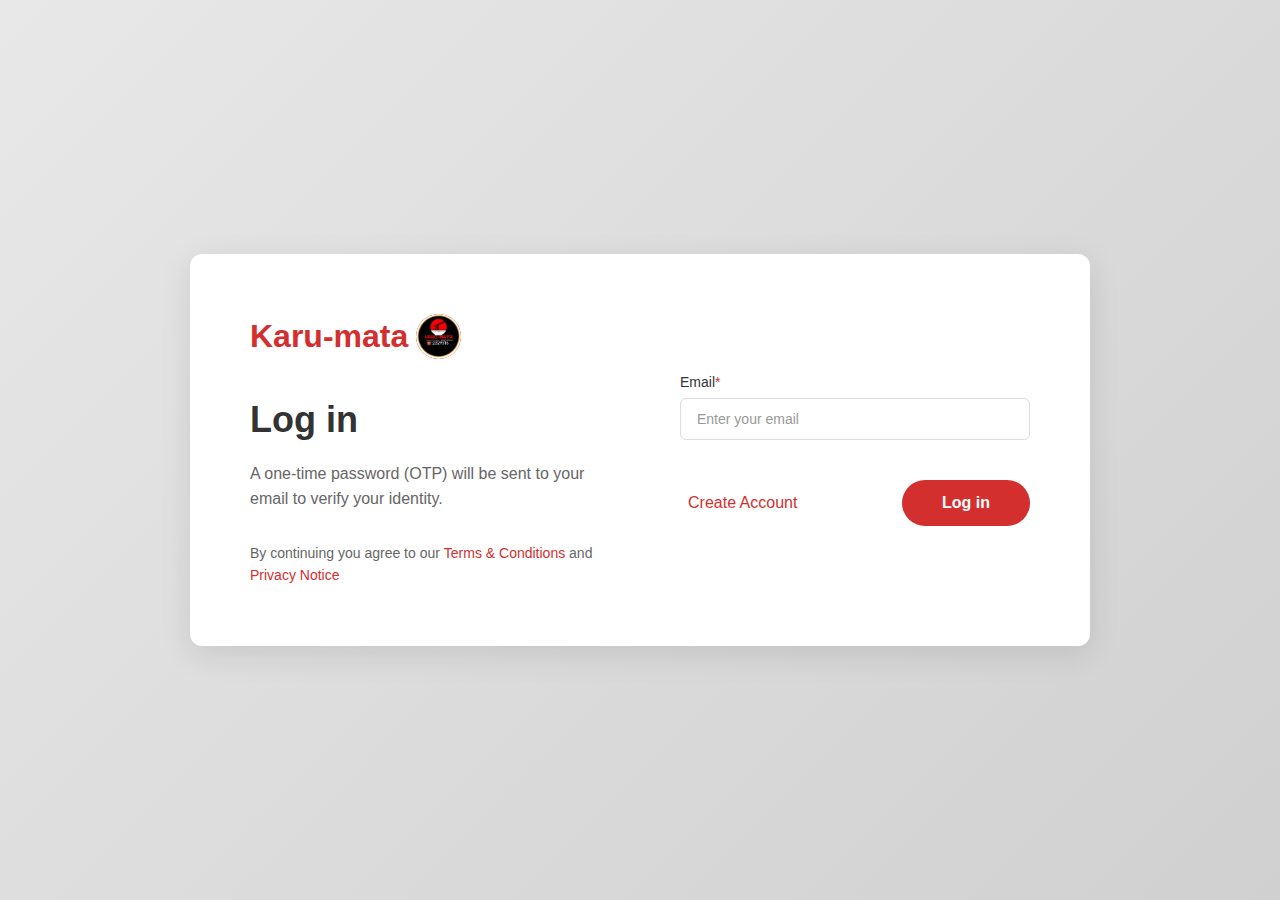
<file: log-in.html>
<!DOCTYPE html>
<html lang="en">
<head>
    <meta charset="UTF-8">
    <meta name="viewport" content="width=device-width, initial-scale=1.0">
    <title>Karu-mata - Log in</title>
    <style>
        * {
            margin: 0;
            padding: 0;
            box-sizing: border-box;
        }

        body {
            font-family: -apple-system, BlinkMacSystemFont, 'Segoe UI', Roboto, 'Helvetica Neue', Arial, sans-serif;
            background: linear-gradient(135deg, #e8e8e8 0%, #d0d0d0 100%);
            min-height: 100vh;
            display: flex;
            align-items: center;
            justify-content: center;
            padding: 20px;
        }

        .container {
            background: white;
            border-radius: 12px;
            box-shadow: 0 8px 32px rgba(0, 0, 0, 0.1);
            padding: 60px;
            max-width: 900px;
            width: 100%;
            display: grid;
            grid-template-columns: 1fr 1fr;
            gap: 80px;
            align-items: center;
        }

        .logo {
            display: flex;
            align-items: center;
            gap: 8px;
            margin-bottom: 40px;
        }

        .logo-text {
            color: #d32f2f;
            font-size: 32px;
            font-weight: 700;
        }

        .logo-icon {
            width: 45px;
            height: 45px;
            background: #d32f2f;
            border-radius: 50%;
            position: relative;
            overflow: hidden;
        }

        .logo-icon img {
            width: 100%;
            height: 100%;
            object-fit: cover;
            border-radius: 50%;
        }

        h1 {
            font-size: 36px;
            color: #333;
            margin-bottom: 20px;
        }

        .subtitle {
            color: #666;
            font-size: 16px;
            line-height: 1.6;
            margin-bottom: 30px;
        }

        .terms {
            color: #666;
            font-size: 14px;
            line-height: 1.6;
            margin-top: 30px;
        }

        .terms a {
            color: #d32f2f;
            text-decoration: none;
            font-weight: 500;
        }

        .terms a:hover {
            text-decoration: underline;
        }

        .form-group {
            margin-bottom: 30px;
        }

        label {
            display: block;
            color: #333;
            font-size: 14px;
            font-weight: 500;
            margin-bottom: 8px;
        }

        label .required {
            color: #d32f2f;
        }

        input {
            width: 100%;
            padding: 12px 16px;
            border: 1px solid #ddd;
            border-radius: 6px;
            font-size: 14px;
            transition: border-color 0.3s;
            background: white;
        }

        input:focus {
            outline: none;
            border-color: #d32f2f;
        }

        input::placeholder {
            color: #999;
        }

        .actions {
            display: flex;
            justify-content: space-between;
            align-items: center;
            margin-top: 40px;
        }

        .create-account-btn {
            background: none;
            border: none;
            color: #d32f2f;
            font-size: 16px;
            font-weight: 500;
            cursor: pointer;
            display: flex;
            align-items: center;
            gap: 8px;
            padding: 8px;
        }

        .create-account-btn:hover {
            text-decoration: underline;
        }

        .login-btn {
            background: #d32f2f;
            color: white;
            border: none;
            padding: 14px 40px;
            border-radius: 50px;
            font-size: 16px;
            font-weight: 600;
            cursor: pointer;
            transition: background 0.3s, transform 0.1s;
        }

        .login-btn:hover {
            background: #d32f2f;
        }

        .login-btn:active {
            transform: scale(0.98);
        }

        .login-btn:disabled {
            opacity: 0.5;
            cursor: not-allowed;
        }

        .error {
            border-color: #d32f2f !important;
        }

        .error-message {
            color: #d32f2f;
            font-size: 12px;
            margin-top: 4px;
            display: none;
        }

        @media (max-width: 768px) {
            .container {
                grid-template-columns: 1fr;
                padding: 40px 30px;
                gap: 40px;
            }
        }
    </style>
</head>
<body>
    <div class="container">
        <div class="left-section">
            <div class="logo">
                <span class="logo-text">Karu-mata</span>
                <div class="logo-icon"><img src="src/karumata.png" alt="Logo"></div>
            </div>
            
            <h1>Log in</h1>
            
            <p class="subtitle">
                A one-time password (OTP) will be sent to your email to verify your identity.
            </p>
            
            <div class="terms">
                By continuing you agree to our <a href="#">Terms & Conditions</a> and <a href="#">Privacy Notice</a>
            </div>
        </div>
        
        <div class="right-section">
            <form id="loginForm">
                <div class="form-group">
                    <label>Email<span class="required">*</span></label>
                    <input type="email" id="email" placeholder="Enter your email" required>
                    <div class="error-message" id="emailError">Please enter a valid email address</div>
                </div>
                
                <div class="actions">
                    <button type="button" class="create-account-btn" id="createAccountBtn">Create Account</button>
                    <button type="submit" class="login-btn">Log in</button>
                </div>
            </form>
        </div>
    </div>

    <script>
        const form = document.getElementById('loginForm');
        const email = document.getElementById('email');
        const emailError = document.getElementById('emailError');
        const createAccountBtn = document.getElementById('createAccountBtn');

        function validateEmail(email) {
            return /^[^\s@]+@[^\s@]+\.[^\s@]+$/.test(email);
        }

        function showError() {
            email.classList.add('error');
            emailError.style.display = 'block';
        }

        function hideError() {
            email.classList.remove('error');
            emailError.style.display = 'none';
        }

        // Real-time validation
        email.addEventListener('input', () => {
            if (validateEmail(email.value)) {
                hideError();
            }
        });

        // Form submission
        form.addEventListener('submit', (e) => {
            e.preventDefault();
            
            if (!validateEmail(email.value)) {
                showError();
                return;
            }

            // Generate reference code
            const refCode = Math.random().toString(36).substring(2, 8).toUpperCase();
            
            // In production, this would redirect to verify-otp.html with parameters
            alert('OTP has been sent to ' + email.value + '\n\nReference Code: ' + refCode + '\n\nRedirecting to verification page...');
            
            // Uncomment for actual redirect:
            // window.location.href = 'verify-otp.html?email=' + encodeURIComponent(email.value) + '&ref=' + refCode;
        });

        // Create account button
        createAccountBtn.addEventListener('click', () => {
            window.location.href = 'sign-up.html';
        });
    </script>
</body>
</html>
</file>
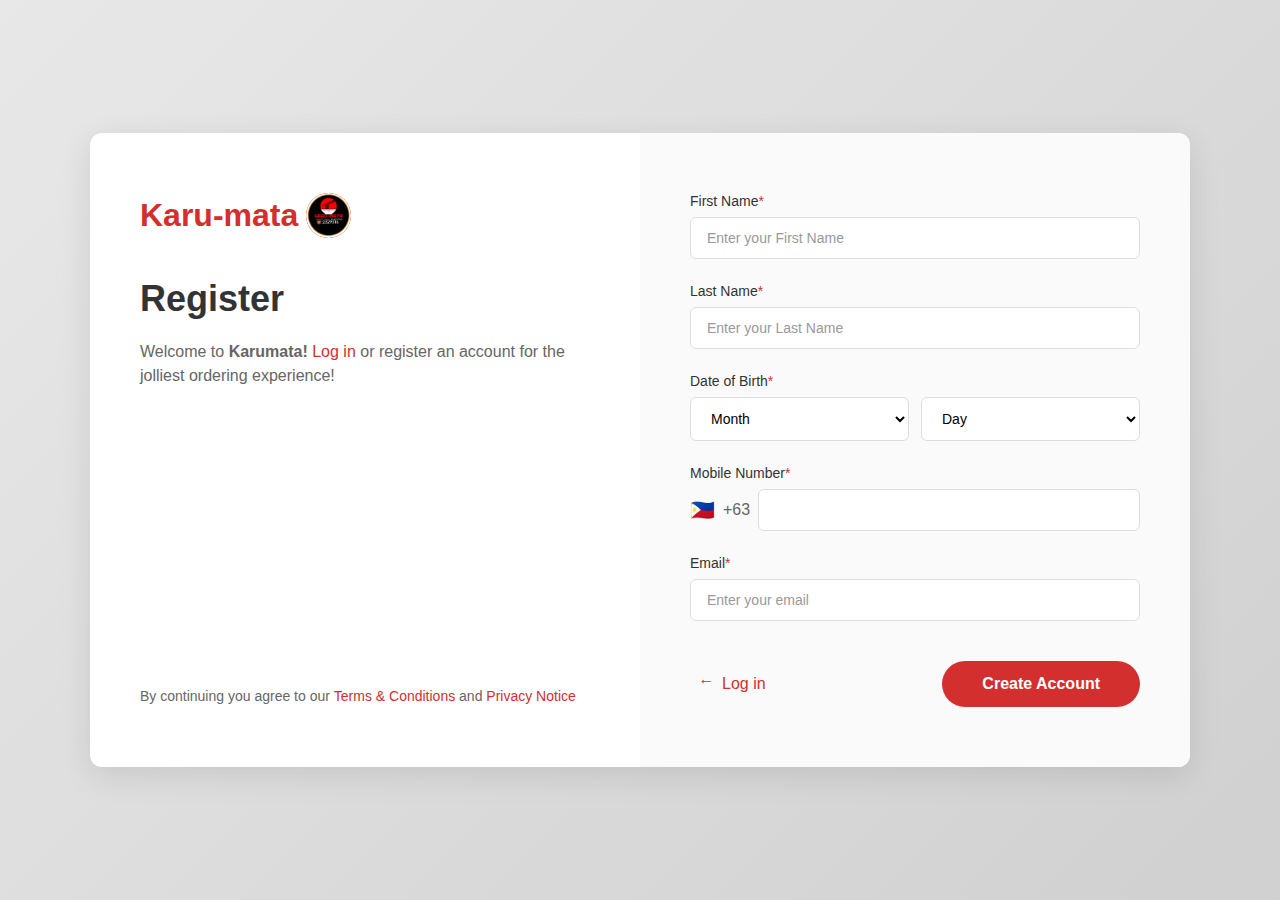
<file: sign-up.html>
<!DOCTYPE html>
<html lang="en">
<head>
    <meta charset="UTF-8">
    <meta name="viewport" content="width=device-width, initial-scale=1.0">
    <title>Karu-mata - Sign Up</title>
    <style>
        * {
            margin: 0;
            padding: 0;
            box-sizing: border-box;
        }

        body {
            font-family: -apple-system, BlinkMacSystemFont, 'Segoe UI', Roboto, 'Helvetica Neue', Arial, sans-serif;
            background: linear-gradient(135deg, #e8e8e8 0%, #d0d0d0 100%);
            min-height: 100vh;
            display: flex;
            align-items: center;
            justify-content: center;
            padding: 20px;
        }

        .container {
            background: white;
            border-radius: 12px;
            box-shadow: 0 8px 32px rgba(0, 0, 0, 0.1);
            display: grid;
            grid-template-columns: 1fr 1fr;
            max-width: 1100px;
            width: 100%;
            overflow: hidden;
        }

        .left-section {
            padding: 60px 50px;
            display: flex;
            flex-direction: column;
            justify-content: space-between;
        }

        .logo {
            display: flex;
            align-items: center;
            gap: 8px;
            margin-bottom: 40px;
        }

        .logo-text {
            color: #d32f2f;
            font-size: 32px;
            font-weight: 700;
        }

        .logo-icon {
            width: 45px;
            height: 45px;
            background: #d32f2f;
            border-radius: 50%;
            position: relative;
            overflow: hidden;
        }

        .logo-icon img {
            width: 100%;
            height: 100%;
            object-fit: cover;
            border-radius: 50%;
        }

        h1 {
            font-size: 36px;
            color: #333;
            margin-bottom: 20px;
        }

        .welcome-text {
            color: #666;
            font-size: 16px;
            line-height: 1.5;
        }

        .welcome-text a {
            color: #d32f2f;
            text-decoration: none;
            font-weight: 500;
            cursor: pointer;
        }

        .welcome-text a:hover {
            text-decoration: underline;
        }

        .terms {
            color: #666;
            font-size: 14px;
            line-height: 1.6;
            margin-top: auto;
        }

        .terms a {
            color: #d32f2f;
            text-decoration: none;
            font-weight: 500;
        }

        .terms a:hover {
            text-decoration: underline;
        }

        .right-section {
            padding: 60px 50px;
            background: #fafafa;
        }

        .form-group {
            margin-bottom: 24px;
        }

        label {
            display: block;
            color: #333;
            font-size: 14px;
            font-weight: 500;
            margin-bottom: 8px;
        }

        label .required {
            color: #d32f2f;
        }

        input, select {
            width: 100%;
            padding: 12px 16px;
            border: 1px solid #ddd;
            border-radius: 6px;
            font-size: 14px;
            transition: border-color 0.3s;
            background: white;
        }

        input:focus, select:focus {
            outline: none;
            border-color: #d32f2f;
        }

        input::placeholder {
            color: #999;
        }

        .date-group {
            display: grid;
            grid-template-columns: 1fr 1fr;
            gap: 12px;
        }

        .phone-input {
            display: flex;
            align-items: center;
            gap: 8px;
        }

        .phone-flag {
            font-size: 20px;
        }

        .phone-code {
            color: #666;
            font-weight: 500;
        }

        .actions {
            display: flex;
            justify-content: space-between;
            align-items: center;
            margin-top: 40px;
        }

        .log-in-btn {
            background: none;
            border: none;
            color: #d32f2f;
            font-size: 16px;
            font-weight: 500;
            cursor: pointer;
            display: flex;
            align-items: center;
            gap: 8px;
            padding: 8px;
        }

        .log-in-btn:hover {
            text-decoration: underline;
        }

        .log-in-btn::before {
            content: '→';
            transform: rotate(180deg);
            display: inline-block;
        }

        .create-btn {
            background: #d32f2f;
            color: white;
            border: none;
            padding: 14px 40px;
            border-radius: 50px;
            font-size: 16px;
            font-weight: 600;
            cursor: pointer;
            transition: background 0.3s, transform 0.1s;
        }

        .create-btn:hover {
            background: #b71c1c;
        }

        .create-btn:active {
            transform: scale(0.98);
        }

        .error {
            border-color: #d32f2f !important;
        }

        .error-message {
            color: #d32f2f;
            font-size: 12px;
            margin-top: 4px;
            display: none;
        }

        @media (max-width: 768px) {
            .container {
                grid-template-columns: 1fr;
            }

            .left-section {
                padding: 40px 30px;
            }

            .right-section {
                padding: 40px 30px;
            }
        }
    </style>
</head>
<body>
    <div class="container">
        <div class="left-section">
            <div>
                <div class="logo">
                    <span class="logo-text">Karu-mata</span>
                    <div class="logo-icon"><img src="src/karumata.png" alt="Logo"></div>
                </div>
                
                <h1>Register</h1>
                
                <p class="welcome-text">
                    Welcome to <strong>Karumata!</strong> <a href="#" id="loginLink">Log in</a> or register an account for the jolliest ordering experience!
                </p>
            </div>
            
            <div class="terms">
                By continuing you agree to our <a href="#">Terms & Conditions</a> and <a href="#">Privacy Notice</a>
            </div>
        </div>
        
        <div class="right-section">
            <form id="registerForm">
                <div class="form-group">
                    <label>First Name<span class="required">*</span></label>
                    <input type="text" id="firstName" placeholder="Enter your First Name" required>
                    <div class="error-message" id="firstNameError">Please enter your first name</div>
                </div>
                
                <div class="form-group">
                    <label>Last Name<span class="required">*</span></label>
                    <input type="text" id="lastName" placeholder="Enter your Last Name" required>
                    <div class="error-message" id="lastNameError">Please enter your last name</div>
                </div>
                
                <div class="form-group">
                    <label>Date of Birth<span class="required">*</span></label>
                    <div class="date-group">
                        <select id="month" required>
                            <option value="">Month</option>
                            <option value="1">January</option>
                            <option value="2">February</option>
                            <option value="3">March</option>
                            <option value="4">April</option>
                            <option value="5">May</option>
                            <option value="6">June</option>
                            <option value="7">July</option>
                            <option value="8">August</option>
                            <option value="9">September</option>
                            <option value="10">October</option>
                            <option value="11">November</option>
                            <option value="12">December</option>
                        </select>
                        <select id="day" required>
                            <option value="">Day</option>
                        </select>
                    </div>
                    <div class="error-message" id="dobError">Please select your date of birth</div>
                </div>
                
                <div class="form-group">
                    <label>Mobile Number<span class="required">*</span></label>
                    <div class="phone-input">
                        <span class="phone-flag">🇵🇭</span>
                        <span class="phone-code">+63</span>
                        <input type="tel" id="mobile" placeholder="" pattern="[0-9]{10}" maxlength="10" required>
                    </div>
                    <div class="error-message" id="mobileError">Please enter a valid 10-digit mobile number</div>
                </div>
                
                <div class="form-group">
                    <label>Email<span class="required">*</span></label>
                    <input type="email" id="email" placeholder="Enter your email" required>
                    <div class="error-message" id="emailError">Please enter a valid email address</div>
                </div>
                
                <div class="actions">
                    <button type="button" class="log-in-btn" id="loginBtn">Log in</button>
                    <button type="submit" class="create-btn">Create Account</button>
                </div>
            </form>
        </div>
    </div>

    <script>
        // Populate days dropdown
        const daySelect = document.getElementById('day');
        for (let i = 1; i <= 31; i++) {
            const option = document.createElement('option');
            option.value = i;
            option.textContent = i;
            daySelect.appendChild(option);
        }

        // Form validation
        const form = document.getElementById('registerForm');
        const firstName = document.getElementById('firstName');
        const lastName = document.getElementById('lastName');
        const month = document.getElementById('month');
        const day = document.getElementById('day');
        const mobile = document.getElementById('mobile');
        const email = document.getElementById('email');

        function showError(element, errorId) {
            element.classList.add('error');
            document.getElementById(errorId).style.display = 'block';
        }

        function hideError(element, errorId) {
            element.classList.remove('error');
            document.getElementById(errorId).style.display = 'none';
        }

        function validateEmail(email) {
            return /^[^\s@]+@[^\s@]+\.[^\s@]+$/.test(email);
        }

        function validateMobile(mobile) {
            return /^[0-9]{10}$/.test(mobile);
        }

        // Real-time validation
        firstName.addEventListener('input', () => {
            if (firstName.value.trim()) {
                hideError(firstName, 'firstNameError');
            }
        });

        lastName.addEventListener('input', () => {
            if (lastName.value.trim()) {
                hideError(lastName, 'lastNameError');
            }
        });

        month.addEventListener('change', () => {
            if (month.value && day.value) {
                hideError(month, 'dobError');
                hideError(day, 'dobError');
            }
        });

        day.addEventListener('change', () => {
            if (month.value && day.value) {
                hideError(month, 'dobError');
                hideError(day, 'dobError');
            }
        });

        mobile.addEventListener('input', () => {
            if (validateMobile(mobile.value)) {
                hideError(mobile, 'mobileError');
            }
        });

        email.addEventListener('input', () => {
            if (validateEmail(email.value)) {
                hideError(email, 'emailError');
            }
        });

        // Form submission
        form.addEventListener('submit', (e) => {
            e.preventDefault();
            
            let isValid = true;

            if (!firstName.value.trim()) {
                showError(firstName, 'firstNameError');
                isValid = false;
            }

            if (!lastName.value.trim()) {
                showError(lastName, 'lastNameError');
                isValid = false;
            }

            if (!month.value || !day.value) {
                showError(month, 'dobError');
                showError(day, 'dobError');
                isValid = false;
            }

            if (!validateMobile(mobile.value)) {
                showError(mobile, 'mobileError');
                isValid = false;
            }

            if (!validateEmail(email.value)) {
                showError(email, 'emailError');
                isValid = false;
            }

            if (isValid) {
                // Generate reference code
                const refCode = Math.random().toString(36).substring(2, 8).toUpperCase();
                
                // Redirect to verify-otp page
                window.location.href = 'verify-otp.html?email=' + encodeURIComponent(email.value) + '&ref=' + refCode;
            }
        });

        // Login button - redirects to log-in.html
        document.getElementById('loginBtn').addEventListener('click', () => {
            window.location.href = 'log-in.html';x
        });

        // Login link - redirects to log-in.html
        document.getElementById('loginLink').addEventListener('click', (e) => {
            e.preventDefault();
            window.location.href = 'log-in.html';
        });
    </script>
</body>
</html>
</file>
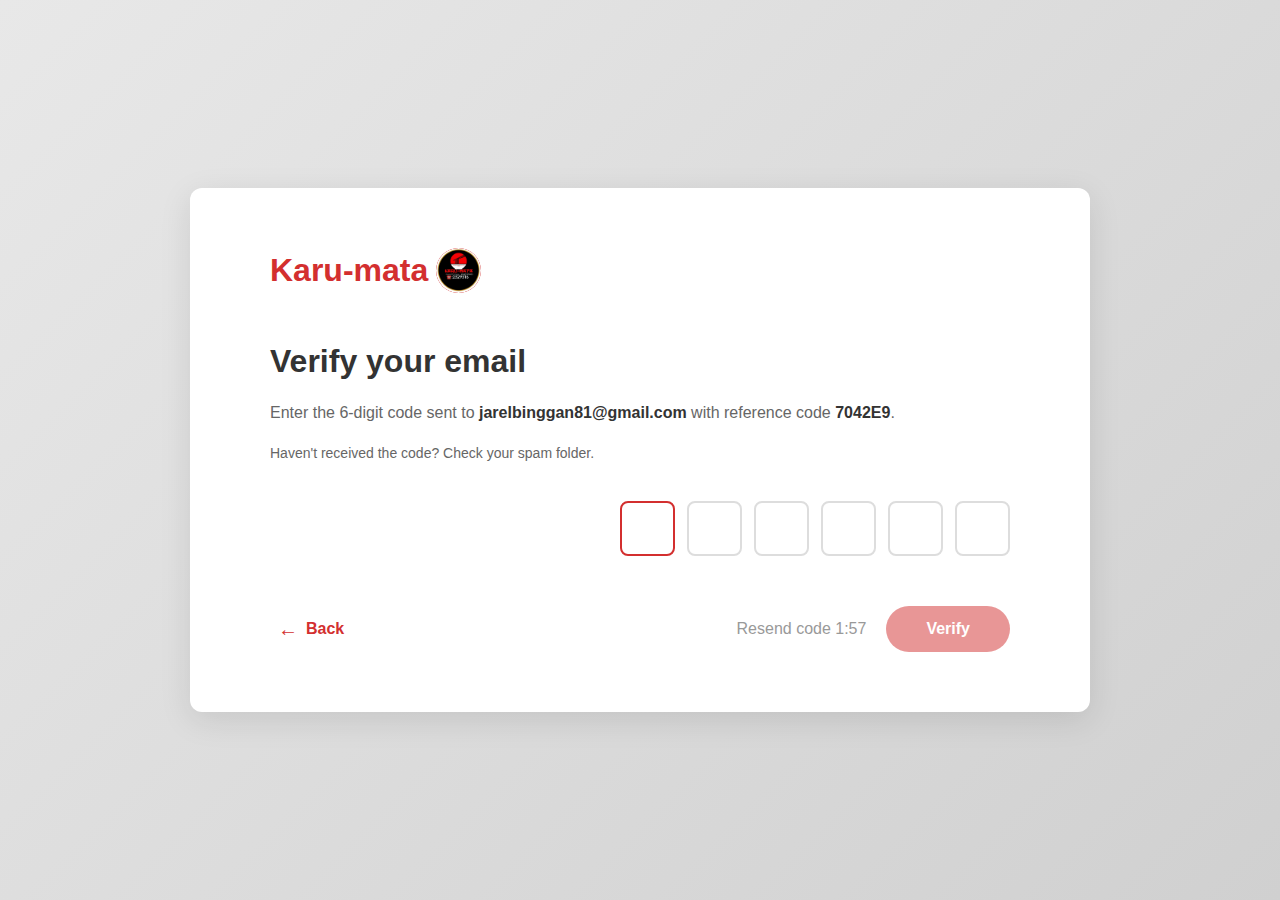
<file: verify-otp.html>
<!DOCTYPE html>
<html lang="en">
<head>
    <meta charset="UTF-8">
    <meta name="viewport" content="width=device-width, initial-scale=1.0">
    <title>Jollibee - Verify Email</title>
    <style>
        * {
            margin: 0;
            padding: 0;
            box-sizing: border-box;
        }

        body {
            font-family: -apple-system, BlinkMacSystemFont, 'Segoe UI', Roboto, 'Helvetica Neue', Arial, sans-serif;
            background: linear-gradient(135deg, #e8e8e8 0%, #d0d0d0 100%);
            min-height: 100vh;
            display: flex;
            align-items: center;
            justify-content: center;
            padding: 20px;
        }

        .container {
            background: white;
            border-radius: 12px;
            box-shadow: 0 8px 32px rgba(0, 0, 0, 0.1);
            padding: 60px 80px;
            max-width: 900px;
            width: 100%;
        }

        .logo {
            display: flex;
            align-items: center;
            gap: 8px;
            margin-bottom: 50px;
        }

        .logo-text {
            color: #d32f2f;
            font-size: 32px;
            font-weight: 700;
        }

        .logo-icon {
            width: 45px;
            height: 45px;
            background: #d32f2f;
            border-radius: 50%;
            position: relative;
            overflow: hidden;
        }

        .logo-icon img {
            width: 100%;
            height: 100%;
            object-fit: cover;
            border-radius: 50%;
        }

        h1 {
            font-size: 32px;
            color: #333;
            margin-bottom: 20px;
        }

        .instructions {
            color: #666;
            font-size: 16px;
            line-height: 1.6;
            margin-bottom: 10px;
        }

        .email {
            font-weight: 600;
            color: #333;
        }

        .reference {
            font-weight: 600;
            color: #333;
        }

        .spam-notice {
            color: #666;
            font-size: 14px;
            margin-top: 20px;
            margin-bottom: 40px;
        }

        .code-inputs {
            display: flex;
            gap: 12px;
            justify-content: flex-end;
            margin-bottom: 50px;
        }

        .code-input {
            width: 55px;
            height: 55px;
            border: 2px solid #ddd;
            border-radius: 8px;
            text-align: center;
            font-size: 24px;
            font-weight: 600;
            color: #333;
            transition: border-color 0.3s;
        }

        .code-input:focus {
            outline: none;
            border-color: #d32f2f;
        }

        .code-input:disabled {
            background: #f5f5f5;
        }

        .actions {
            display: flex;
            justify-content: space-between;
            align-items: center;
        }

        .back-btn {
            background: none;
            border: none;
            color: #d32f2f;
            font-size: 16px;
            font-weight: 600;
            cursor: pointer;
            display: flex;
            align-items: center;
            gap: 8px;
            padding: 8px;
            transition: opacity 0.3s;
        }

        .back-btn:hover {
            opacity: 0.8;
        }

        .back-btn::before {
            content: '←';
            font-size: 20px;
        }

        .right-actions {
            display: flex;
            align-items: center;
            gap: 20px;
        }

        .resend-btn {
            background: none;
            border: none;
            color: #999;
            font-size: 16px;
            font-weight: 500;
            cursor: pointer;
            transition: color 0.3s;
        }

        .resend-btn:hover:not(:disabled) {
            color: #d32f2f;
        }

        .resend-btn:disabled {
            cursor: not-allowed;
        }

        .timer {
            color: #999;
            font-size: 16px;
        }

        .verify-btn {
            background: #d32f2f;
            color: white;
            border: none;
            padding: 14px 40px;
            border-radius: 50px;
            font-size: 16px;
            font-weight: 600;
            cursor: pointer;
            transition: background 0.3s, transform 0.1s, opacity 0.3s;
        }

        .verify-btn:hover:not(:disabled) {
            background: #d32f2f;
        }

        .verify-btn:active:not(:disabled) {
            transform: scale(0.98);
        }

        .verify-btn:disabled {
            opacity: 0.5;
            cursor: not-allowed;
        }

        .error-message {
            color: #d32f2f;
            font-size: 14px;
            text-align: right;
            margin-top: -35px;
            margin-bottom: 20px;
            display: none;
        }

        @media (max-width: 768px) {
            .container {
                padding: 40px 30px;
            }

            .code-inputs {
                gap: 8px;
                justify-content: center;
            }

            .code-input {
                width: 45px;
                height: 45px;
                font-size: 20px;
            }

            .actions {
                flex-direction: column;
                gap: 20px;
                align-items: stretch;
            }

            .right-actions {
                justify-content: space-between;
            }
        }
    </style>
</head>
<body>
    <div class="container">
        <div class="logo">
            <span class="logo-text">Karu-mata</span>
            <div class="logo-icon"><img src="src/karumata.png" alt="Logo"></div>
        </div>
        
        <h1>Verify your email</h1>
        
        <p class="instructions">
            Enter the 6-digit code sent to <span class="email">jarelbinggan81@gmail.com</span> with reference code <span class="reference">7042E9</span>.
        </p>
        
        <p class="spam-notice">
            Haven't received the code? Check your spam folder.
        </p>
        
        <div class="code-inputs" id="codeInputs">
            <input type="text" maxlength="1" class="code-input" data-index="0">
            <input type="text" maxlength="1" class="code-input" data-index="1">
            <input type="text" maxlength="1" class="code-input" data-index="2">
            <input type="text" maxlength="1" class="code-input" data-index="3">
            <input type="text" maxlength="1" class="code-input" data-index="4">
            <input type="text" maxlength="1" class="code-input" data-index="5">
        </div>
        
        <div class="error-message" id="errorMessage">
            Invalid code. Please try again.
        </div>
        
        <div class="actions">
            <button class="back-btn" id="backBtn">Back</button>
            
            <div class="right-actions">
                <button class="resend-btn" id="resendBtn">Resend code <span class="timer" id="timer">1:57</span></button>
                <button class="verify-btn" id="verifyBtn" disabled>Verify</button>
            </div>
        </div>
    </div>

    <script>
        const inputs = document.querySelectorAll('.code-input');
        const verifyBtn = document.getElementById('verifyBtn');
        const resendBtn = document.getElementById('resendBtn');
        const timerEl = document.getElementById('timer');
        const errorMessage = document.getElementById('errorMessage');
        const backBtn = document.getElementById('backBtn');
        
        let timeLeft = 117; // 1:57 in seconds
        let timerInterval;

        // Start countdown timer
        function startTimer() {
            timerInterval = setInterval(() => {
                timeLeft--;
                
                const minutes = Math.floor(timeLeft / 60);
                const seconds = timeLeft % 60;
                timerEl.textContent = `${minutes}:${seconds.toString().padStart(2, '0')}`;
                
                if (timeLeft <= 0) {
                    clearInterval(timerInterval);
                    resendBtn.disabled = false;
                    timerEl.textContent = '';
                }
            }, 1000);
        }

        startTimer();

        // Handle input navigation
        inputs.forEach((input, index) => {
            input.addEventListener('input', (e) => {
                const value = e.target.value;
                
                // Only allow numbers
                if (!/^\d$/.test(value) && value !== '') {
                    e.target.value = '';
                    return;
                }
                
                // Hide error message when typing
                errorMessage.style.display = 'none';
                
                // Move to next input
                if (value && index < inputs.length - 1) {
                    inputs[index + 1].focus();
                }
                
                // Check if all inputs are filled
                checkAllFilled();
            });
            
            input.addEventListener('keydown', (e) => {
                // Move to previous input on backspace
                if (e.key === 'Backspace' && !input.value && index > 0) {
                    inputs[index - 1].focus();
                }
                
                // Move to next input on arrow right
                if (e.key === 'ArrowRight' && index < inputs.length - 1) {
                    inputs[index + 1].focus();
                }
                
                // Move to previous input on arrow left
                if (e.key === 'ArrowLeft' && index > 0) {
                    inputs[index - 1].focus();
                }
            });
            
            // Handle paste
            input.addEventListener('paste', (e) => {
                e.preventDefault();
                const pastedData = e.clipboardData.getData('text').slice(0, 6);
                
                if (/^\d+$/.test(pastedData)) {
                    pastedData.split('').forEach((char, i) => {
                        if (inputs[i]) {
                            inputs[i].value = char;
                        }
                    });
                    
                    // Focus last filled input or last input
                    const lastIndex = Math.min(pastedData.length, inputs.length - 1);
                    inputs[lastIndex].focus();
                    
                    checkAllFilled();
                }
            });
        });

        // Check if all inputs are filled
        function checkAllFilled() {
            const allFilled = Array.from(inputs).every(input => input.value !== '');
            verifyBtn.disabled = !allFilled;
        }

        // Get code value
        function getCode() {
            return Array.from(inputs).map(input => input.value).join('');
        }

        // Clear all inputs
        function clearInputs() {
            inputs.forEach(input => {
                input.value = '';
            });
            inputs[0].focus();
            verifyBtn.disabled = true;
        }

        // Verify button click
        verifyBtn.addEventListener('click', () => {
            const code = getCode();
            
            // Simulate verification (replace with actual API call)
            if (code === '123456') {
                alert('Email verified successfully! ✓\n\nRedirecting to your account...');
                clearInputs();
            } else {
                errorMessage.style.display = 'block';
                // Clear inputs and refocus
                setTimeout(() => {
                    clearInputs();
                }, 1000);
            }
        });

        // Resend code
        resendBtn.addEventListener('click', () => {
            if (timeLeft <= 0) {
                alert('Verification code has been resent to jarelbinggan81@gmail.com');
                
                // Reset timer
                timeLeft = 117;
                resendBtn.disabled = true;
                startTimer();
                
                // Clear inputs
                clearInputs();
                errorMessage.style.display = 'none';
            }
        });

        // Back button
        backBtn.addEventListener('click', () => {
            if (confirm('Are you sure you want to go back? You will need to verify your email again.')) {
                clearInterval(timerInterval);
                alert('Returning to registration...');
            }
        });

        // Focus first input on load
        inputs[0].focus();
    </script>
</body>
</html>
</file>
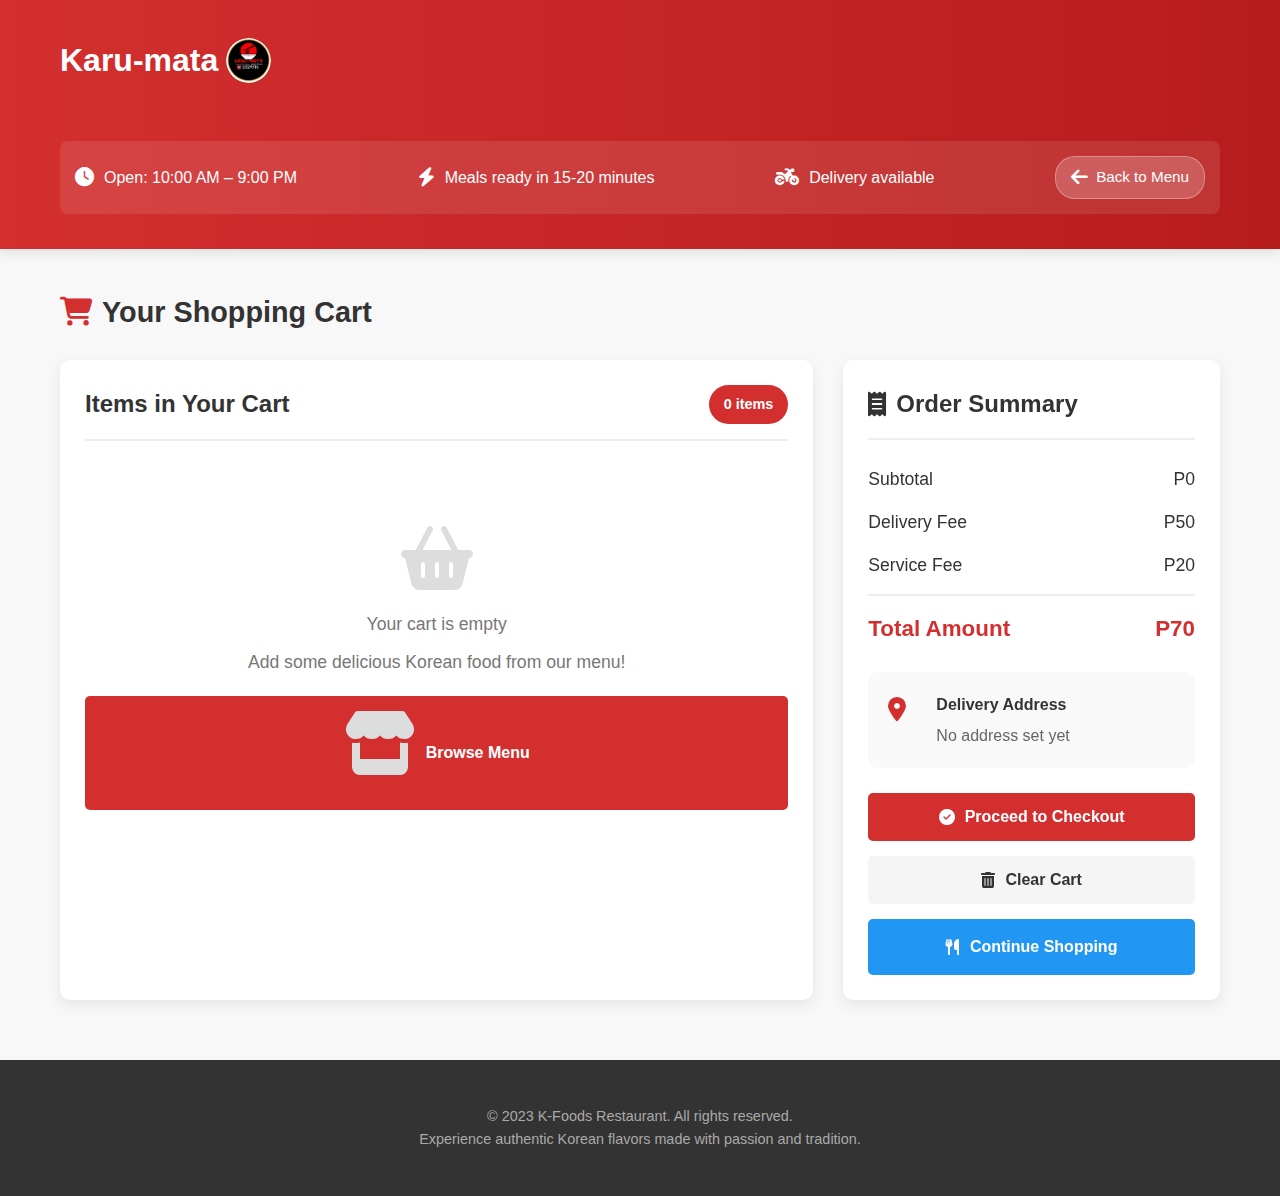
<file: cart/cart.html>
<!DOCTYPE html>
<html lang="en">
<head>
    <meta charset="UTF-8">
    <meta name="viewport" content="width=device-width, initial-scale=1.0">
    <title>K-Foods Restaurant - Your Cart</title>
    <link rel="stylesheet" href="https://cdnjs.cloudflare.com/ajax/libs/font-awesome/6.4.0/css/all.min.css">
    <link rel="stylesheet" href="cart.css">
</head>
<body>
    <div class="header">
        <div class="container">
            <div class="header-content">
                <div class="logo">
                    <span class="logo-text">Karu-mata</span>
                    <div class="logo-icon"><img src="karumata.png" alt="Logo"></div>
                </div>
                <div class="restaurant-info">
                    <div class="info-item">
                        <i class="fas fa-clock"></i>
                        <span>Open: 10:00 AM – 9:00 PM</span>
                    </div>
                    <div class="info-item">
                        <i class="fas fa-bolt"></i>
                        <span>Meals ready in 15-20 minutes</span>
                    </div>
                    <div class="info-item">
                        <i class="fas fa-motorcycle"></i>
                        <span>Delivery available</span>
                    </div>
                    <div class="info-item cart-item">
                        <a href="index.html" class="back-to-menu-btn">
                            <i class="fas fa-arrow-left"></i>
                            <span>Back to Menu</span>
                        </a>
                    </div>
                </div>
            </div>
        </div>
    </div>
    
    <div class="container main-container">
        <div class="cart-page-section">
            <h2 class="section-title"><i class="fas fa-shopping-cart"></i>Your Shopping Cart</h2>
            
            <div class="cart-page-container">
                <div class="cart-items-container">
                    <div class="cart-items-header">
                        <h3>Items in Your Cart</h3>
                        <div class="cart-count-badge" id="cart-page-count">0 items</div>
                    </div>
                    
                    <div class="cart-items-list" id="cart-page-items">
                        <div class="empty-cart">
                            <i class="fas fa-shopping-basket"></i>
                            <p>Your cart is empty</p>
                            <p>Add some delicious Korean food from our menu!</p>
                            <a href="index.html" class="cart-btn checkout-btn" style="margin-top: 20px; text-decoration: none;">
                                <i class="fas fa-store"></i> Browse Menu
                            </a>
                        </div>
                    </div>
                </div>
                
                <div class="cart-summary">
                    <div class="summary-header">
                        <h3><i class="fas fa-receipt"></i> Order Summary</h3>
                    </div>
                    
                    <div class="summary-details">
                        <div class="summary-row">
                            <span>Subtotal</span>
                            <span id="cart-subtotal">P0</span>
                        </div>
                        <div class="summary-row">
                            <span>Delivery Fee</span>
                            <span id="delivery-fee">P50</span>
                        </div>
                        <div class="summary-row">
                            <span>Service Fee</span>
                            <span id="service-fee">P20</span>
                        </div>
                        <div class="summary-row total">
                            <span>Total Amount</span>
                            <span id="cart-total-amount">P0</span>
                        </div>
                    </div>
                    
                    <div class="delivery-info">
                        <div class="info-box">
                            <i class="fas fa-map-marker-alt"></i>
                            <div>
                                <h4>Delivery Address</h4>
                                <p id="delivery-address">No address set yet</p>
                            </div>
                        </div>
                    </div>
                    
                    <div class="cart-actions">
                        <button class="cart-btn checkout-btn" id="checkout-page-btn">
                            <i class="fas fa-check-circle"></i> Proceed to Checkout
                        </button>
                        <button class="cart-btn clear-cart-btn" id="clear-cart-page-btn">
                            <i class="fas fa-trash-alt"></i> Clear Cart
                        </button>
                        <a href="index.html" class="cart-btn continue-shopping-btn">
                            <i class="fas fa-utensils"></i> Continue Shopping
                        </a>
                    </div>
                </div>
            </div>
        </div>
    </div>
    
    <div class="footer">
        <div class="container">
            <p>© 2023 K-Foods Restaurant. All rights reserved.</p>
            <p>Experience authentic Korean flavors made with passion and tradition.</p>
        </div>
    </div>

    <!-- Order Confirmation Modal -->
    <div id="order-modal" class="modal">
        <div class="modal-content">
            <div class="modal-header">
                <i class="fas fa-check-circle success-icon"></i>
                <h2>Order Confirmed!</h2>
                <button class="close-modal">&times;</button>
            </div>
            
            <div class="modal-body">
                <div class="order-summary">
                    <div class="order-header">
                        <i class="fas fa-receipt"></i>
                        <h3>Order Details</h3>
                    </div>
                    
                    <div class="order-items" id="order-items-list"></div>
                    
                    <div class="order-total">
                        <span>Total Amount:</span>
                        <span class="total-price" id="order-total-price">P0</span>
                    </div>
                </div>
                
                <div class="order-info">
                    <div class="info-box">
                        <i class="fas fa-clock"></i>
                        <div>
                            <h4>Preparation Time</h4>
                            <p>Your food will be ready in <span class="highlight">15-20 minutes</span></p>
                        </div>
                    </div>
                    
                    <div class="info-box">
                        <i class="fas fa-utensils"></i>
                        <div>
                            <h4>Order Number</h4>
                            <p>#<span id="order-number">00000</span></p>
                        </div>
                    </div>
                    
                    <div class="info-box">
                        <i class="fas fa-motorcycle"></i>
                        <div>
                            <h4>Delivery Status</h4>
                            <p><span class="highlight">Delivery available</span></p>
                        </div>
                    </div>
                </div>
                
                <div class="order-message">
                    <p>Thank you for ordering from <span class="k-foods">K-Foods Restaurant</span>!</p>
                    <p class="small-text">A confirmation email has been sent to your registered email address.</p>
                </div>
            </div>
            
            <div class="modal-footer">
                <button class="modal-btn track-order-btn">
                    <i class="fas fa-map-marker-alt"></i> Track Your Order
                </button>
                <button class="modal-btn close-btn">
                    <i class="fas fa-times"></i> Close
                </button>
            </div>
        </div>
    </div>

    <script src="cart.js"></script>
</body>
</html>
</file>
<file: cart/cart.css>
* {
    margin: 0;
    padding: 0;
    box-sizing: border-box;
    font-family: 'Segoe UI', Tahoma, Geneva, Verdana, sans-serif;
}

body {
    background-color: #f8f8f8;
    color: #333;
    line-height: 1.6;
}

.container {
    max-width: 1200px;
    margin: 0 auto;
    padding: 20px;
}

.main-container {
    display: flex;
    flex-direction: column;
}

.header {
    background: linear-gradient(to right, #d32f2f, #b71c1c);
    color: white;
    padding: 15px 0;
    margin-bottom: 20px;
    box-shadow: 0 4px 12px rgba(0, 0, 0, 0.1);
}

.header-content {
    display: flex;
    justify-content: space-between;
    align-items: center;
    flex-wrap: wrap;
}

.logo {
    display: flex;
    align-items: center;
    gap: 8px;
    margin-bottom: 40px;
}

.logo-text {
    color: #ffffff;
    font-size: 32px;
    font-weight: 700;
}

.logo-icon {
    width: 45px;
    height: 45px;
    background: #d32f2f;
    border-radius: 50%;
    position: relative;
    overflow: hidden;
}

.logo-icon img {
    width: 100%;
    height: 100%;
    object-fit: cover;
    border-radius: 50%;
}

.restaurant-info {
    margin-top: 15px;
    width: 100%;
    display: flex;
    justify-content: space-between;
    flex-wrap: wrap;
    background-color: rgba(255, 255, 255, 0.1);
    padding: 15px;
    border-radius: 8px;
}

.info-item {
    display: flex;
    align-items: center;
    gap: 10px;
    font-size: 1rem;
}

.info-item i {
    font-size: 1.2rem;
}

.cart-item {
    display: flex;
    align-items: center;
}

.back-to-menu-btn {
    background-color: rgba(255, 255, 255, 0.2);
    color: white;
    border: 1px solid rgba(255, 255, 255, 0.3);
    border-radius: 20px;
    padding: 8px 15px;
    display: flex;
    align-items: center;
    gap: 8px;
    transition: all 0.3s ease;
    font-size: 0.95rem;
    font-weight: 500;
    text-decoration: none;
}

.back-to-menu-btn:hover {
    background-color: rgba(255, 255, 255, 0.3);
    transform: translateY(-2px);
}

.cart-page-section {
    width: 100%;
}

.section-title {
    font-size: 1.8rem;
    margin-bottom: 25px;
    color: #333;
    display: flex;
    align-items: center;
    gap: 10px;
}

.section-title i {
    color: #d32f2f;
}

.cart-page-container {
    display: grid;
    grid-template-columns: 2fr 1fr;
    gap: 30px;
}

@media (max-width: 992px) {
    .cart-page-container {
        grid-template-columns: 1fr;
    }
}

.cart-items-container {
    background-color: white;
    border-radius: 10px;
    padding: 25px;
    box-shadow: 0 5px 15px rgba(0, 0, 0, 0.08);
}

.cart-items-header {
    display: flex;
    justify-content: space-between;
    align-items: center;
    margin-bottom: 25px;
    padding-bottom: 15px;
    border-bottom: 2px solid #eee;
}

.cart-items-header h3 {
    font-size: 1.5rem;
    color: #333;
}

.cart-count-badge {
    background-color: #d32f2f;
    color: white;
    padding: 8px 15px;
    border-radius: 20px;
    font-weight: 600;
    font-size: 0.9rem;
}

.cart-items-list {
    min-height: 300px;
}

.cart-page-item {
    display: grid;
    grid-template-columns: 2fr 1fr 1fr;
    align-items: center;
    padding: 20px 0;
    border-bottom: 1px solid #eee;
    gap: 15px;
}

.cart-page-item:last-child {
    border-bottom: none;
}

.cart-page-item-info h4 {
    font-size: 1.2rem;
    margin-bottom: 5px;
    color: #333;
}

.cart-page-item-info p {
    color: #666;
    font-size: 0.95rem;
}

.cart-page-item-controls {
    display: flex;
    align-items: center;
    gap: 10px;
    justify-content: center;
}

.quantity-btn {
    width: 35px;
    height: 35px;
    border-radius: 50%;
    border: 2px solid #ddd;
    background-color: #f5f5f5;
    cursor: pointer;
    font-weight: bold;
    font-size: 1.1rem;
    transition: all 0.3s ease;
}

.quantity-btn:hover {
    background-color: #e0e0e0;
    border-color: #d32f2f;
}

.cart-item-quantity {
    font-weight: 600;
    min-width: 30px;
    text-align: center;
    font-size: 1.1rem;
}

.remove-item-btn {
    background: none;
    border: none;
    color: #d32f2f;
    cursor: pointer;
    font-size: 1.1rem;
    margin-left: 10px;
    padding: 5px;
    border-radius: 50%;
    width: 30px;
    height: 30px;
    display: flex;
    align-items: center;
    justify-content: center;
    transition: all 0.3s ease;
}

.remove-item-btn:hover {
    background-color: rgba(211, 47, 47, 0.1);
}

.cart-page-item-total {
    text-align: right;
    font-size: 1.3rem;
    font-weight: 700;
    color: #d32f2f;
}

.empty-cart {
    text-align: center;
    padding: 60px 0;
    color: #777;
}

.empty-cart i {
    font-size: 4rem;
    margin-bottom: 20px;
    color: #ddd;
}

.empty-cart p {
    margin-bottom: 10px;
    font-size: 1.1rem;
}

.cart-summary {
    background-color: white;
    border-radius: 10px;
    padding: 25px;
    box-shadow: 0 5px 15px rgba(0, 0, 0, 0.08);
    height: fit-content;
    position: sticky;
    top: 20px;
}

.summary-header {
    margin-bottom: 25px;
    padding-bottom: 15px;
    border-bottom: 2px solid #eee;
}

.summary-header h3 {
    font-size: 1.5rem;
    color: #333;
    display: flex;
    align-items: center;
    gap: 10px;
}

.summary-details {
    margin-bottom: 25px;
}

.summary-row {
    display: flex;
    justify-content: space-between;
    margin-bottom: 15px;
    font-size: 1.1rem;
}

.summary-row.total {
    font-size: 1.4rem;
    font-weight: 700;
    color: #d32f2f;
    padding-top: 15px;
    border-top: 2px solid #eee;
    margin-top: 15px;
}

.delivery-info {
    margin-bottom: 25px;
    padding: 20px;
    background-color: #f9f9f9;
    border-radius: 10px;
}

.delivery-info .info-box {
    background-color: transparent;
    padding: 0;
    border-left: none;
    display: flex;
    align-items: flex-start;
    gap: 15px;
}

.delivery-info .info-box i {
    font-size: 1.5rem;
    color: #d32f2f;
    margin-top: 5px;
}

.delivery-info h4 {
    margin-bottom: 5px;
    color: #333;
}

.delivery-info p {
    color: #666;
    margin-bottom: 10px;
}

.cart-actions {
    display: flex;
    flex-direction: column;
    gap: 15px;
}

.cart-btn {
    padding: 15px;
    border-radius: 5px;
    border: none;
    font-weight: 600;
    cursor: pointer;
    display: flex;
    align-items: center;
    justify-content: center;
    gap: 10px;
    transition: all 0.3s ease;
    font-size: 1rem;
}

.checkout-btn {
    background-color: #d32f2f;
    color: white;
}

.checkout-btn:hover {
    background-color: #b71c1c;
    transform: translateY(-2px);
}

.clear-cart-btn {
    background-color: #f5f5f5;
    color: #333;
}

.clear-cart-btn:hover {
    background-color: #e0e0e0;
    transform: translateY(-2px);
}

.continue-shopping-btn {
    background-color: #2196F3;
    color: white;
    text-decoration: none;
    text-align: center;
}

.continue-shopping-btn:hover {
    background-color: #0b7dda;
    transform: translateY(-2px);
}

.footer {
    text-align: center;
    padding: 25px;
    margin-top: 40px;
    background-color: #333;
    color: #aaa;
    font-size: 0.9rem;
}

/* Modal Styles */
.modal {
    display: none;
    position: fixed;
    top: 0;
    left: 0;
    width: 100%;
    height: 100%;
    background-color: rgba(0, 0, 0, 0.7);
    z-index: 1000;
    justify-content: center;
    align-items: center;
    animation: fadeIn 0.3s ease;
}

@keyframes fadeIn {
    from { opacity: 0; }
    to { opacity: 1; }
}

.modal-content {
    background-color: white;
    border-radius: 15px;
    width: 90%;
    max-width: 500px;
    overflow: hidden;
    box-shadow: 0 10px 30px rgba(0, 0, 0, 0.3);
    animation: slideUp 0.4s ease;
}

@keyframes slideUp {
    from {
        opacity: 0;
        transform: translateY(50px);
    }
    to {
        opacity: 1;
        transform: translateY(0);
    }
}

.modal-header {
    background: linear-gradient(to right, #4CAF50, #45a049);
    color: white;
    padding: 25px;
    display: flex;
    align-items: center;
    justify-content: space-between;
    position: relative;
}

.modal-header h2 {
    margin: 0;
    font-size: 1.8rem;
    font-weight: 700;
}

.success-icon {
    font-size: 2.5rem;
    margin-right: 15px;
}

.close-modal {
    background: none;
    border: none;
    color: white;
    font-size: 2rem;
    cursor: pointer;
    position: absolute;
    top: 15px;
    right: 15px;
    transition: transform 0.2s ease;
}

.close-modal:hover {
    transform: scale(1.2);
}

.modal-body {
    padding: 25px;
}

.order-summary {
    background-color: #f9f9f9;
    border-radius: 10px;
    padding: 20px;
    margin-bottom: 25px;
    border-left: 4px solid #4CAF50;
}

.order-header {
    display: flex;
    align-items: center;
    margin-bottom: 20px;
    color: #333;
}

.order-header i {
    font-size: 1.5rem;
    color: #4CAF50;
    margin-right: 10px;
}

.order-header h3 {
    margin: 0;
    font-size: 1.4rem;
}

.order-items {
    margin-bottom: 20px;
}

.order-item {
    display: flex;
    justify-content: space-between;
    align-items: center;
    padding: 12px 0;
    border-bottom: 1px dashed #ddd;
}

.order-item:last-child {
    border-bottom: none;
}

.item-name {
    font-weight: 600;
    color: #333;
}

.item-details {
    text-align: right;
}

.item-quantity {
    color: #666;
    font-size: 0.9rem;
}

.item-price {
    color: #d32f2f;
    font-weight: 700;
    font-size: 1.1rem;
}

.order-total {
    display: flex;
    justify-content: space-between;
    align-items: center;
    padding-top: 15px;
    border-top: 2px solid #ddd;
    font-size: 1.3rem;
    font-weight: 700;
}

.total-price {
    color: #d32f2f;
    font-size: 1.5rem;
}

.order-info {
    display: flex;
    flex-direction: column;
    gap: 15px;
    margin-bottom: 25px;
}

.info-box {
    display: flex;
    align-items: center;
    background-color: #f0f9ff;
    padding: 15px;
    border-radius: 8px;
    border-left: 3px solid #2196F3;
}

.info-box i {
    font-size: 1.5rem;
    color: #2196F3;
    margin-right: 15px;
}

.info-box h4 {
    margin: 0 0 5px 0;
    color: #333;
    font-size: 1rem;
}

.info-box p {
    margin: 0;
    color: #666;
}

.highlight {
    color: #d32f2f;
    font-weight: 600;
}

.k-foods {
    color: #d32f2f;
    font-weight: 700;
}

.order-message {
    text-align: center;
    padding: 20px;
    background-color: #f5f5f5;
    border-radius: 8px;
    margin-bottom: 20px;
}

.order-message p {
    margin: 0 0 10px 0;
}

.order-message p:last-child {
    margin-bottom: 0;
}

.small-text {
    font-size: 0.9rem;
    color: #777;
}

.modal-footer {
    display: flex;
    gap: 15px;
    padding: 20px 25px;
    background-color: #f9f9f9;
    border-top: 1px solid #eee;
}

.modal-btn {
    flex: 1;
    padding: 15px;
    border: none;
    border-radius: 8px;
    font-weight: 600;
    cursor: pointer;
    display: flex;
    align-items: center;
    justify-content: center;
    gap: 10px;
    transition: all 0.3s ease;
    font-size: 1rem;
}

.track-order-btn {
    background-color: #2196F3;
    color: white;
}

.track-order-btn:hover {
    background-color: #0b7dda;
}

.close-btn {
    background-color: #f5f5f5;
    color: #333;
}

.close-btn:hover {
    background-color: #e0e0e0;
}

@keyframes fadeInItem {
    from {
        opacity: 0;
        transform: translateX(-10px);
    }
    to {
        opacity: 1;
        transform: translateX(0);
    }
}

.order-item {
    animation: fadeInItem 0.3s ease forwards;
}

.order-item:nth-child(1) { animation-delay: 0.1s; }
.order-item:nth-child(2) { animation-delay: 0.2s; }
.order-item:nth-child(3) { animation-delay: 0.3s; }
.order-item:nth-child(4) { animation-delay: 0.4s; }
.order-item:nth-child(5) { animation-delay: 0.5s; }

/* Responsive Design */
@media (max-width: 768px) {
    .header-content {
        flex-direction: column;
        text-align: center;
        gap: 15px;
    }
    
    .restaurant-info {
        flex-direction: column;
        gap: 10px;
        align-items: center;
    }
    
    .cart-page-item {
        grid-template-columns: 1fr;
        gap: 10px;
        text-align: center;
    }
    
    .cart-page-item-controls {
        justify-content: center;
    }
    
    .cart-page-item-total {
        text-align: center;
    }
}
</file>
